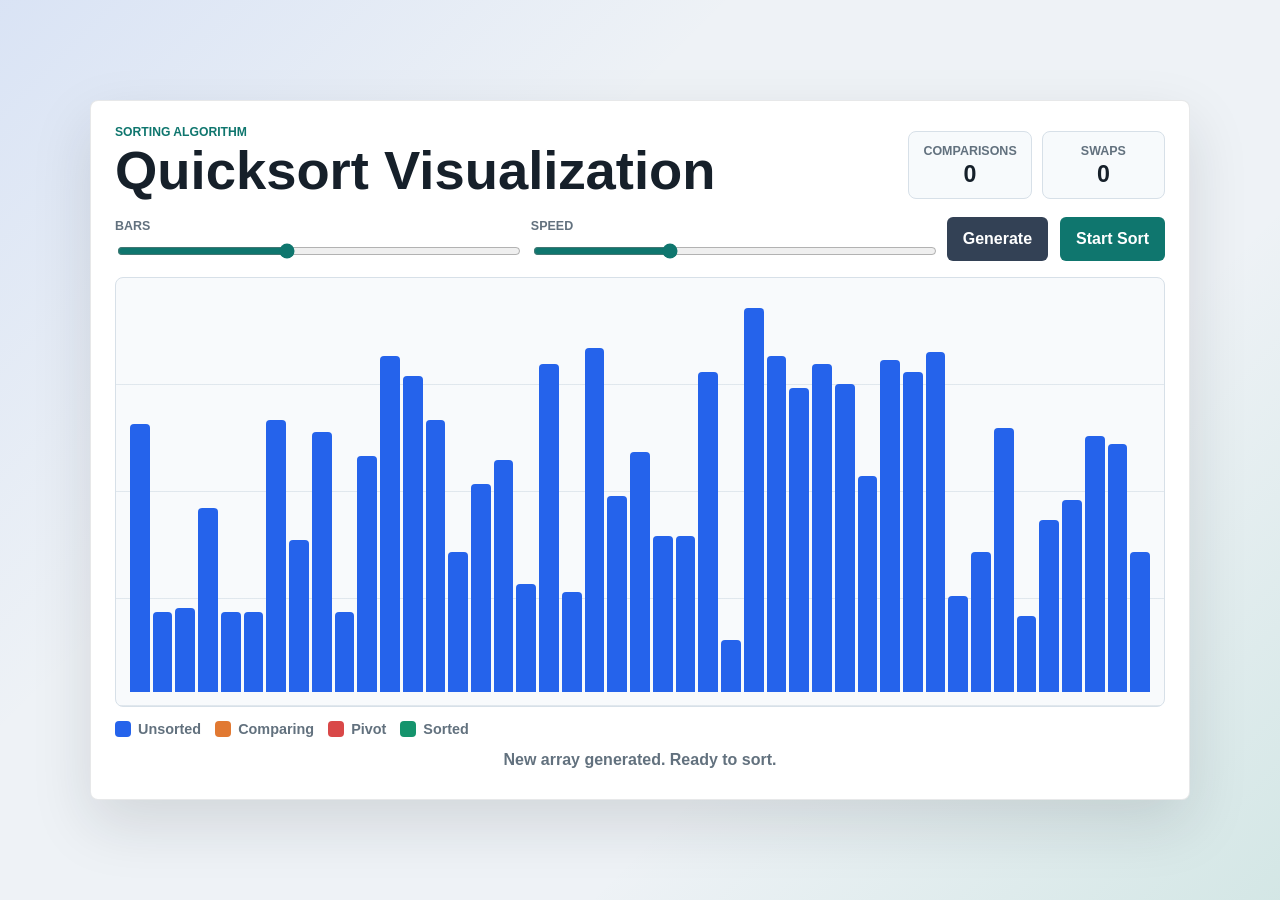
<file: Quicksort_Visualization/index.html>
<!DOCTYPE html>
<html lang="en">
<head>
    <meta charset="UTF-8">
    <meta name="viewport" content="width=device-width, initial-scale=1.0">
    <title>Quicksort Visualization</title>
    <link rel="stylesheet" href="style.css">
</head>
<body>
    <main class="app-shell">
        <section class="visualizer" aria-labelledby="app-title">
            <header class="top-bar">
                <div>
                    <p class="eyebrow">Sorting algorithm</p>
                    <h1 id="app-title">Quicksort Visualization</h1>
                </div>

                <div class="stats" aria-label="Sorting statistics">
                    <article>
                        <span>Comparisons</span>
                        <strong id="comparisons">0</strong>
                    </article>
                    <article>
                        <span>Swaps</span>
                        <strong id="swaps">0</strong>
                    </article>
                </div>
            </header>

            <div class="controls">
                <label>
                    <span>Bars</span>
                    <input id="size-slider" type="range" min="20" max="80" value="45">
                </label>

                <label>
                    <span>Speed</span>
                    <input id="speed-slider" type="range" min="10" max="220" value="80">
                </label>

                <button id="generate-button" type="button">Generate</button>
                <button id="sort-button" type="button">Start Sort</button>
            </div>

            <div id="bars" class="bars" aria-label="Animated sorting bars"></div>

            <div class="legend" aria-label="Color legend">
                <span><i class="bar-key default"></i>Unsorted</span>
                <span><i class="bar-key compare"></i>Comparing</span>
                <span><i class="bar-key pivot"></i>Pivot</span>
                <span><i class="bar-key sorted"></i>Sorted</span>
            </div>

            <p id="status" class="status" role="status" aria-live="polite">Generate an array, then start the quicksort animation.</p>
        </section>
    </main>

    <script src="script.js"></script>
</body>
</html>
</file>
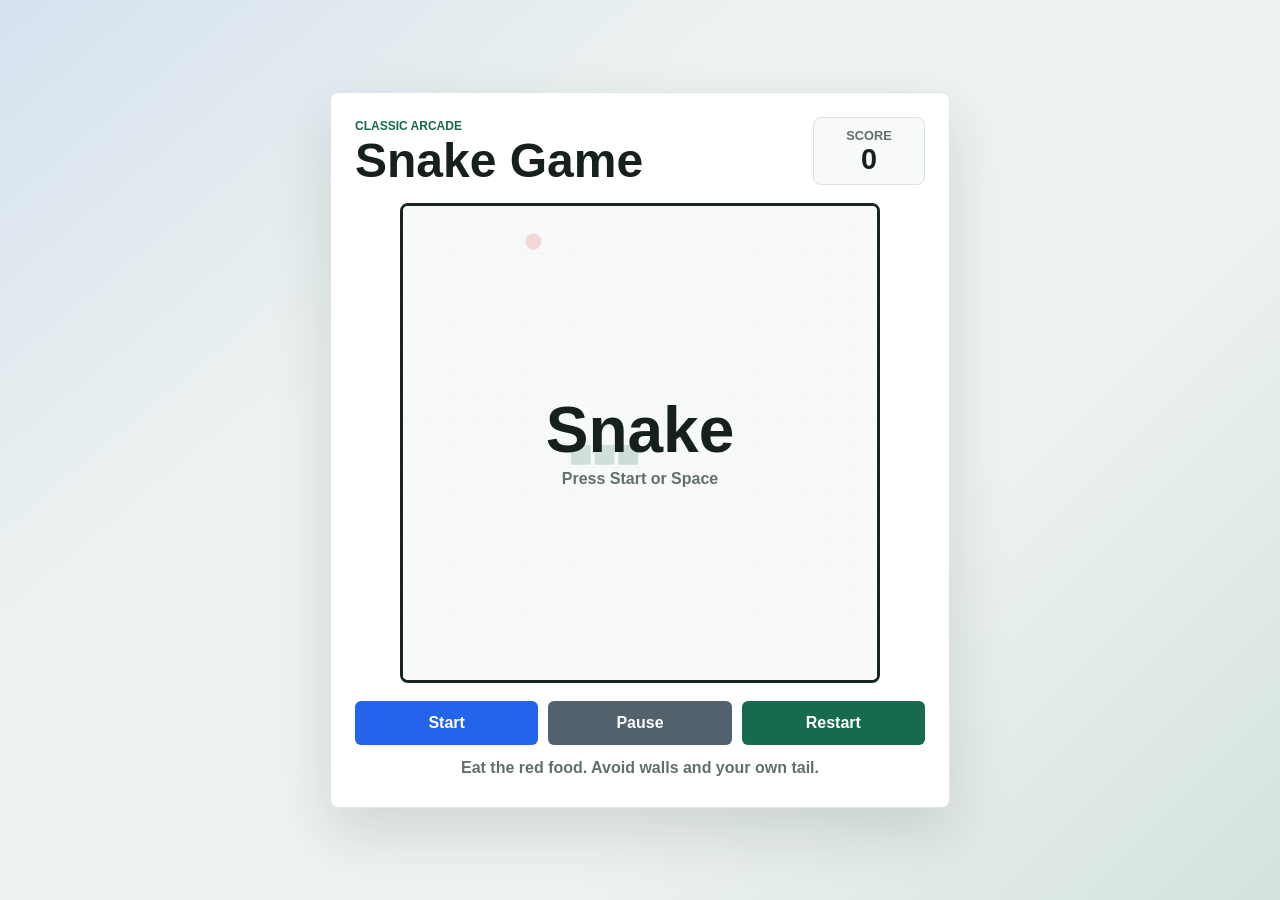
<file: Snake_Game/index.html>
<!DOCTYPE html>
<html lang="en">
<head>
    <meta charset="UTF-8">
    <meta name="viewport" content="width=device-width, initial-scale=1.0">
    <title>Snake Game</title>
    <link rel="stylesheet" href="style.css">
</head>
<body>
    <main class="game-shell">
        <section class="game-panel" aria-labelledby="game-title">
            <header class="top-bar">
                <div>
                    <p class="eyebrow">Classic arcade</p>
                    <h1 id="game-title">Snake Game</h1>
                </div>

                <div class="score-card" aria-label="Current score">
                    <span>Score</span>
                    <strong id="score">0</strong>
                </div>
            </header>

            <div class="canvas-wrap">
                <canvas id="game-board" width="480" height="480" aria-label="Snake game board"></canvas>
                <div id="overlay" class="overlay">
                    <strong>Snake</strong>
                    <span>Press Start or Space</span>
                </div>
            </div>

            <div class="controls">
                <button id="start-button" type="button">Start</button>
                <button id="pause-button" type="button">Pause</button>
                <button id="restart-button" type="button">Restart</button>
            </div>

            <div class="mobile-pad" aria-label="Direction controls">
                <button class="pad-button up" type="button" data-direction="up" aria-label="Move up">U</button>
                <button class="pad-button left" type="button" data-direction="left" aria-label="Move left">L</button>
                <button class="pad-button right" type="button" data-direction="right" aria-label="Move right">R</button>
                <button class="pad-button down" type="button" data-direction="down" aria-label="Move down">D</button>
            </div>

            <p id="status" class="status" role="status" aria-live="polite">Eat the red food. Avoid walls and your own tail.</p>
        </section>
    </main>

    <script src="script.js"></script>
</body>
</html>
</file>
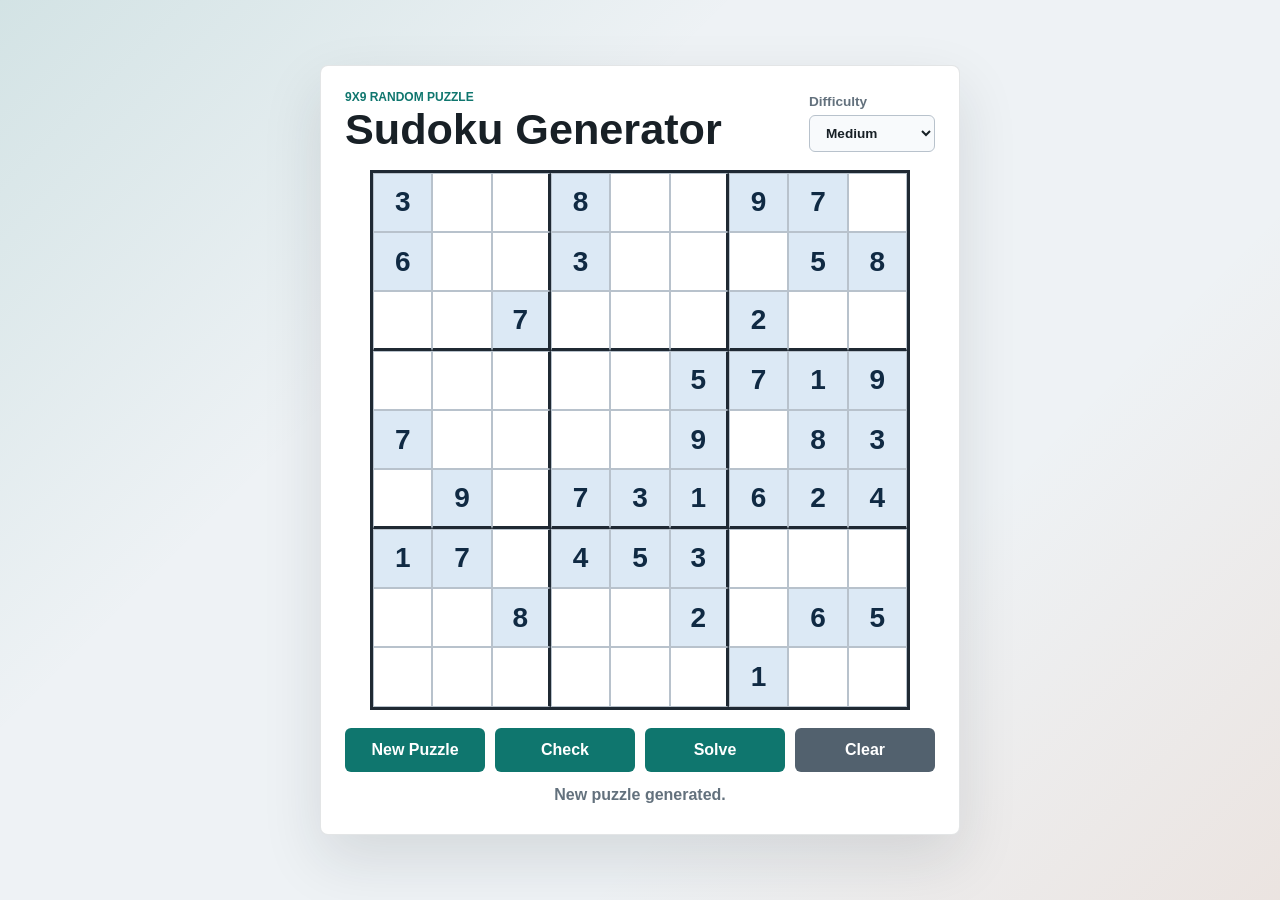
<file: Sudoku_Generator/index.html>
<!DOCTYPE html>
<html lang="en">
<head>
    <meta charset="UTF-8">
    <meta name="viewport" content="width=device-width, initial-scale=1.0">
    <title>Sudoku Puzzle Generator</title>
    <link rel="stylesheet" href="style.css">
</head>
<body>
    <main class="app-shell">
        <section class="sudoku-panel" aria-labelledby="app-title">
            <div class="top-bar">
                <div>
                    <p class="eyebrow">9x9 random puzzle</p>
                    <h1 id="app-title">Sudoku Generator</h1>
                </div>

                <label class="difficulty-control">
                    <span>Difficulty</span>
                    <select id="difficulty">
                        <option value="easy">Easy</option>
                        <option value="medium" selected>Medium</option>
                        <option value="hard">Hard</option>
                    </select>
                </label>
            </div>

            <div id="board" class="sudoku-board" aria-label="Sudoku puzzle grid"></div>

            <div class="actions">
                <button id="new-puzzle" type="button">New Puzzle</button>
                <button id="check-puzzle" type="button">Check</button>
                <button id="solve-puzzle" type="button">Solve</button>
                <button id="clear-puzzle" type="button">Clear</button>
            </div>

            <p id="status" class="status" role="status" aria-live="polite"></p>
        </section>
    </main>

    <script src="script.js"></script>
</body>
</html>
</file>
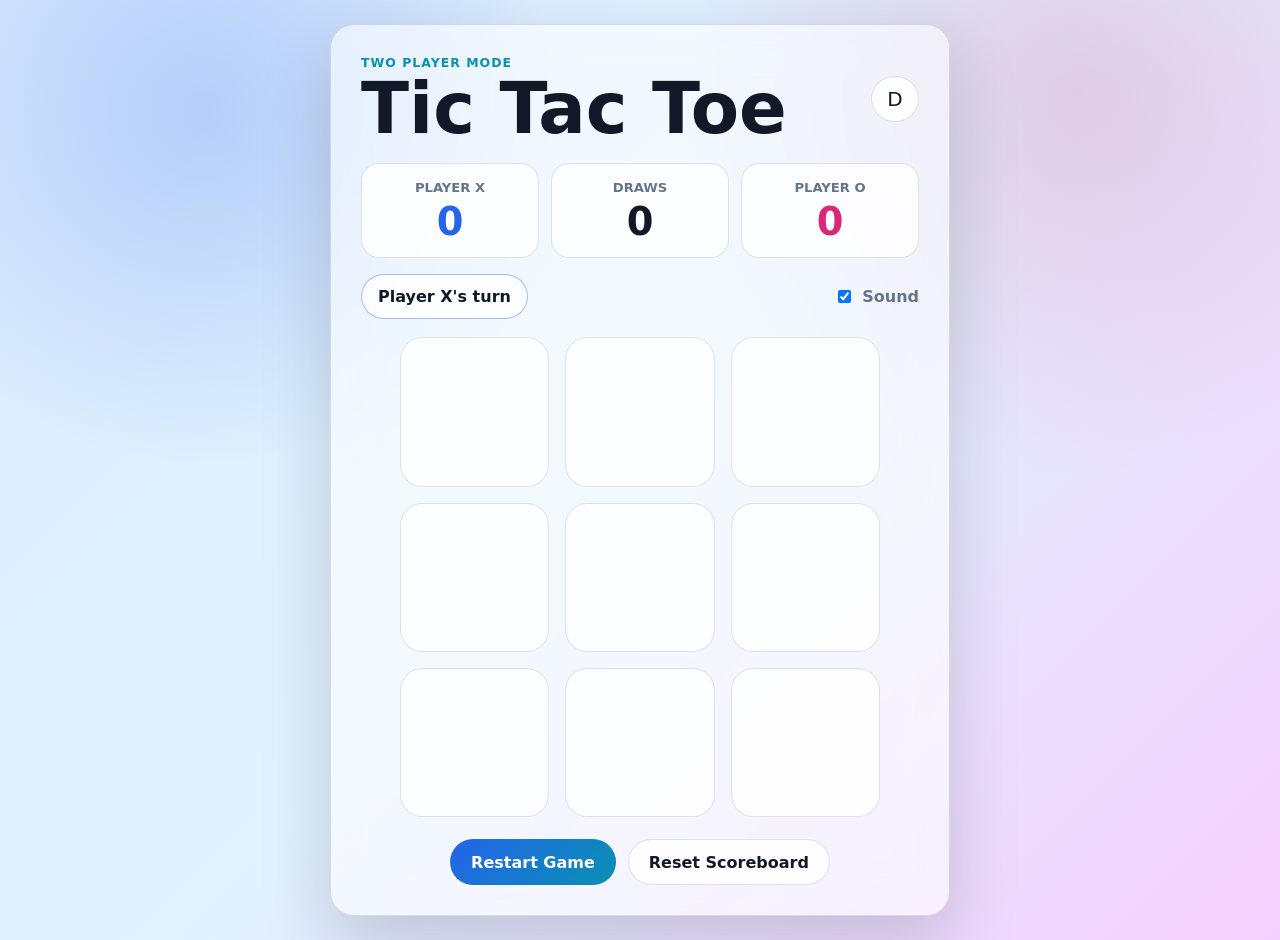
<file: tic tac toe/index.html>
<!DOCTYPE html>
<html lang="en">
<head>
    <meta charset="UTF-8">
    <meta name="viewport" content="width=device-width, initial-scale=1.0">
    <title>Glass Tic Tac Toe</title>
    <link rel="stylesheet" href="style.css">
</head>
<body>
    <main class="app-shell">
        <section class="game-card" aria-labelledby="game-title">
            <header class="hero">
                <div>
                    <p class="eyebrow">Two player mode</p>
                    <h1 id="game-title">Tic Tac Toe</h1>
                </div>

                <button id="themeToggle" class="icon-button" type="button" aria-label="Toggle dark and light mode">
                    <span class="theme-icon">D</span>
                </button>
            </header>

            <section class="scoreboard" aria-label="Scoreboard">
                <article class="score-card x-score">
                    <span>Player X</span>
                    <strong id="scoreX">0</strong>
                </article>
                <article class="score-card draws-score">
                    <span>Draws</span>
                    <strong id="scoreDraw">0</strong>
                </article>
                <article class="score-card o-score">
                    <span>Player O</span>
                    <strong id="scoreO">0</strong>
                </article>
            </section>

            <div class="status-row">
                <p id="turnIndicator" class="turn-indicator" aria-live="polite">Player X's turn</p>
                <label class="sound-toggle">
                    <input id="soundToggle" type="checkbox" checked>
                    <span>Sound</span>
                </label>
            </div>

            <section class="board-wrap" aria-label="Tic Tac Toe board">
                <div id="winningLine" class="winning-line"></div>
                <div id="board" class="board">
                    <button class="cell" type="button" data-index="0" aria-label="Cell 1"></button>
                    <button class="cell" type="button" data-index="1" aria-label="Cell 2"></button>
                    <button class="cell" type="button" data-index="2" aria-label="Cell 3"></button>
                    <button class="cell" type="button" data-index="3" aria-label="Cell 4"></button>
                    <button class="cell" type="button" data-index="4" aria-label="Cell 5"></button>
                    <button class="cell" type="button" data-index="5" aria-label="Cell 6"></button>
                    <button class="cell" type="button" data-index="6" aria-label="Cell 7"></button>
                    <button class="cell" type="button" data-index="7" aria-label="Cell 8"></button>
                    <button class="cell" type="button" data-index="8" aria-label="Cell 9"></button>
                </div>
            </section>

            <footer class="controls">
                <button id="restartButton" class="primary-button" type="button">Restart Game</button>
                <button id="resetScoreButton" class="secondary-button" type="button">Reset Scoreboard</button>
            </footer>
        </section>
    </main>

    <div id="resultModal" class="modal" role="dialog" aria-modal="true" aria-labelledby="modalTitle" aria-hidden="true">
        <div class="modal-card">
            <span id="modalIcon" class="modal-icon">X</span>
            <h2 id="modalTitle">Winner</h2>
            <p id="modalMessage">Player X wins the round.</p>
            <button id="modalRestartButton" class="primary-button" type="button">Play Again</button>
        </div>
    </div>

    <script src="script.js"></script>
</body>
</html>
</file>
<file: Quicksort_Visualization/style.css>
:root {
    color-scheme: light;
    --bg: #eef2f6;
    --panel: #ffffff;
    --ink: #16202a;
    --muted: #62717e;
    --line: #d7e0e8;
    --bar: #2563eb;
    --compare: #e17932;
    --pivot: #d94848;
    --sorted: #15946d;
    --accent: #0f766e;
    --accent-dark: #115e59;
    --shadow: rgba(22, 32, 42, 0.13);
}

* {
    box-sizing: border-box;
}

body {
    min-height: 100vh;
    margin: 0;
    font-family: Arial, Helvetica, sans-serif;
    color: var(--ink);
    background:
        linear-gradient(135deg, rgba(37, 99, 235, 0.1), transparent 34%),
        linear-gradient(315deg, rgba(21, 148, 109, 0.12), transparent 32%),
        var(--bg);
}

button,
input {
    font: inherit;
}

.app-shell {
    min-height: 100vh;
    display: grid;
    place-items: center;
    padding: 24px;
}

.visualizer {
    width: min(100%, 1100px);
    padding: 24px;
    background: var(--panel);
    border: 1px solid rgba(22, 32, 42, 0.1);
    border-radius: 8px;
    box-shadow: 0 24px 60px var(--shadow);
}

.top-bar {
    display: flex;
    align-items: end;
    justify-content: space-between;
    gap: 18px;
    margin-bottom: 18px;
}

.eyebrow {
    margin: 0 0 5px;
    color: var(--accent);
    font-size: 0.76rem;
    font-weight: 800;
    letter-spacing: 0;
    text-transform: uppercase;
}

h1 {
    margin: 0;
    font-size: clamp(2rem, 6vw, 3.4rem);
    line-height: 1;
}

.stats {
    display: grid;
    grid-template-columns: repeat(2, minmax(110px, 1fr));
    gap: 10px;
}

.stats article {
    padding: 12px 14px;
    background: #f7fafc;
    border: 1px solid var(--line);
    border-radius: 8px;
    text-align: center;
}

.stats span,
.controls span {
    display: block;
    color: var(--muted);
    font-size: 0.78rem;
    font-weight: 800;
    text-transform: uppercase;
}

.stats strong {
    display: block;
    margin-top: 5px;
    font-size: 1.45rem;
    line-height: 1;
}

.controls {
    display: grid;
    grid-template-columns: minmax(150px, 1fr) minmax(150px, 1fr) auto auto;
    align-items: end;
    gap: 12px;
    margin-bottom: 16px;
}

.controls label {
    display: grid;
    gap: 8px;
}

input[type="range"] {
    width: 100%;
    accent-color: var(--accent);
}

button {
    min-height: 44px;
    padding: 10px 16px;
    color: #ffffff;
    background: var(--accent);
    border: 0;
    border-radius: 6px;
    font-weight: 800;
    cursor: pointer;
}

button:hover {
    background: var(--accent-dark);
}

button:disabled {
    background: #9aa7b2;
    cursor: not-allowed;
}

button:focus-visible,
input:focus-visible {
    outline: 3px solid #f4c430;
    outline-offset: 2px;
}

#generate-button {
    background: #334155;
}

#generate-button:hover {
    background: #1f2937;
}

.bars {
    height: min(58vh, 430px);
    min-height: 300px;
    display: flex;
    align-items: end;
    gap: 3px;
    padding: 14px;
    background:
        linear-gradient(to top, rgba(215, 224, 232, 0.72) 1px, transparent 1px) 0 0 / 100% 25%,
        #f8fafc;
    border: 1px solid var(--line);
    border-radius: 8px;
    overflow: hidden;
}

.bar {
    flex: 1 1 0;
    min-width: 3px;
    background: var(--bar);
    border-radius: 4px 4px 0 0;
    transition:
        height 120ms ease,
        background-color 120ms ease,
        transform 120ms ease;
}

.bar.compare {
    background: var(--compare);
    transform: translateY(-6px);
}

.bar.pivot {
    background: var(--pivot);
}

.bar.sorted {
    background: var(--sorted);
}

.legend {
    display: flex;
    flex-wrap: wrap;
    gap: 14px;
    margin-top: 14px;
    color: var(--muted);
    font-size: 0.9rem;
    font-weight: 700;
}

.legend span {
    display: inline-flex;
    align-items: center;
    gap: 7px;
}

.bar-key {
    width: 16px;
    height: 16px;
    display: inline-block;
    border-radius: 4px;
}

.bar-key.default {
    background: var(--bar);
}

.bar-key.compare {
    background: var(--compare);
}

.bar-key.pivot {
    background: var(--pivot);
}

.bar-key.sorted {
    background: var(--sorted);
}

.status {
    min-height: 24px;
    margin: 14px 0 0;
    color: var(--muted);
    text-align: center;
    font-weight: 800;
}

.status.success {
    color: var(--sorted);
}

@media (max-width: 760px) {
    .top-bar {
        align-items: stretch;
        flex-direction: column;
    }

    .controls {
        grid-template-columns: 1fr 1fr;
    }
}

@media (max-width: 520px) {
    .app-shell {
        padding: 12px;
    }

    .visualizer {
        padding: 16px;
    }

    .stats,
    .controls {
        grid-template-columns: 1fr;
    }

    .bars {
        min-height: 260px;
        padding: 10px;
        gap: 2px;
    }
}
</file>
<file: Snake_Game/style.css>
:root {
    color-scheme: light;
    --bg: #eef3f0;
    --panel: #ffffff;
    --ink: #16211d;
    --muted: #61706a;
    --grid: #d8e3de;
    --board: #f8fbf9;
    --snake: #176b4d;
    --snake-head: #0f5138;
    --food: #d93535;
    --accent: #2563eb;
    --accent-dark: #1d4ed8;
    --shadow: rgba(22, 33, 29, 0.14);
}

* {
    box-sizing: border-box;
}

body {
    min-height: 100vh;
    margin: 0;
    font-family: Arial, Helvetica, sans-serif;
    color: var(--ink);
    background:
        linear-gradient(140deg, rgba(37, 99, 235, 0.12), transparent 34%),
        linear-gradient(315deg, rgba(23, 107, 77, 0.12), transparent 34%),
        var(--bg);
}

button {
    font: inherit;
}

.game-shell {
    min-height: 100vh;
    display: grid;
    place-items: center;
    padding: 24px;
}

.game-panel {
    width: min(100%, 620px);
    padding: 24px;
    background: var(--panel);
    border: 1px solid rgba(22, 33, 29, 0.12);
    border-radius: 8px;
    box-shadow: 0 24px 60px var(--shadow);
}

.top-bar {
    display: flex;
    align-items: end;
    justify-content: space-between;
    gap: 16px;
    margin-bottom: 18px;
}

.eyebrow {
    margin: 0 0 4px;
    color: var(--snake);
    font-size: 0.75rem;
    font-weight: 700;
    letter-spacing: 0;
    text-transform: uppercase;
}

h1 {
    margin: 0;
    font-size: clamp(1.9rem, 6vw, 3rem);
    line-height: 1;
}

.score-card {
    min-width: 112px;
    padding: 10px 14px;
    border: 1px solid var(--grid);
    border-radius: 8px;
    background: #f8faf9;
    text-align: center;
}

.score-card span {
    display: block;
    color: var(--muted);
    font-size: 0.8rem;
    font-weight: 700;
    text-transform: uppercase;
}

.score-card strong {
    display: block;
    margin-top: 2px;
    font-size: 1.8rem;
    line-height: 1;
}

.canvas-wrap {
    position: relative;
    width: min(100%, 480px);
    aspect-ratio: 1;
    margin: 0 auto;
    border: 3px solid #18251f;
    border-radius: 8px;
    overflow: hidden;
    background: var(--board);
}

canvas {
    display: block;
    width: 100%;
    height: 100%;
}

.overlay {
    position: absolute;
    inset: 0;
    display: grid;
    place-content: center;
    gap: 8px;
    background: rgba(248, 251, 249, 0.82);
    text-align: center;
}

.overlay.hidden {
    display: none;
}

.overlay strong {
    font-size: clamp(2rem, 9vw, 4rem);
    line-height: 1;
}

.overlay span {
    color: var(--muted);
    font-weight: 700;
}

.controls {
    display: grid;
    grid-template-columns: repeat(3, 1fr);
    gap: 10px;
    margin-top: 18px;
}

button {
    min-height: 44px;
    padding: 10px 14px;
    border: 0;
    border-radius: 6px;
    color: #ffffff;
    background: var(--accent);
    font-weight: 700;
    cursor: pointer;
}

button:hover {
    background: var(--accent-dark);
}

button:focus-visible {
    outline: 3px solid #f4c430;
    outline-offset: 2px;
}

#pause-button {
    background: #53616d;
}

#pause-button:hover {
    background: #404b55;
}

#restart-button {
    background: var(--snake);
}

#restart-button:hover {
    background: var(--snake-head);
}

.mobile-pad {
    display: none;
    grid-template-columns: repeat(3, 54px);
    grid-template-rows: repeat(3, 44px);
    justify-content: center;
    gap: 8px;
    margin-top: 16px;
}

.pad-button {
    min-height: 44px;
    padding: 0;
    background: #334155;
    font-size: 1.2rem;
}

.pad-button.up {
    grid-column: 2;
}

.pad-button.left {
    grid-column: 1;
    grid-row: 2;
}

.pad-button.right {
    grid-column: 3;
    grid-row: 2;
}

.pad-button.down {
    grid-column: 2;
    grid-row: 3;
}

.status {
    min-height: 24px;
    margin: 14px 0 0;
    color: var(--muted);
    text-align: center;
    font-weight: 700;
}

.status.danger {
    color: #b42318;
}

.status.success {
    color: var(--snake);
}

@media (max-width: 560px) {
    .game-shell {
        padding: 12px;
    }

    .game-panel {
        padding: 16px;
    }

    .top-bar {
        align-items: stretch;
        flex-direction: column;
    }

    .score-card {
        align-self: start;
    }

    .controls {
        grid-template-columns: 1fr;
    }

    .mobile-pad {
        display: grid;
    }
}
</file>
<file: Sudoku_Generator/style.css>
:root {
    color-scheme: light;
    --bg: #eef2f5;
    --panel: #ffffff;
    --ink: #182026;
    --muted: #63717d;
    --line: #b8c2cc;
    --line-bold: #1f2933;
    --given: #dce9f5;
    --given-ink: #102a43;
    --accent: #0f766e;
    --accent-dark: #115e59;
    --warn: #b42318;
    --ok: #157f3b;
    --focus: #f2c94c;
}

* {
    box-sizing: border-box;
}

body {
    min-height: 100vh;
    margin: 0;
    font-family: Arial, Helvetica, sans-serif;
    color: var(--ink);
    background:
        linear-gradient(135deg, rgba(15, 118, 110, 0.12), transparent 34%),
        linear-gradient(315deg, rgba(209, 103, 43, 0.1), transparent 32%),
        var(--bg);
}

button,
select,
input {
    font: inherit;
}

.app-shell {
    min-height: 100vh;
    display: grid;
    place-items: center;
    padding: 24px;
}

.sudoku-panel {
    width: min(100%, 640px);
    padding: 24px;
    background: var(--panel);
    border: 1px solid rgba(31, 41, 51, 0.12);
    border-radius: 8px;
    box-shadow: 0 24px 60px rgba(24, 32, 38, 0.12);
}

.top-bar {
    display: flex;
    align-items: end;
    justify-content: space-between;
    gap: 16px;
    margin-bottom: 18px;
}

.eyebrow {
    margin: 0 0 4px;
    color: var(--accent);
    font-size: 0.75rem;
    font-weight: 700;
    letter-spacing: 0;
    text-transform: uppercase;
}

h1 {
    margin: 0;
    font-size: clamp(1.75rem, 5vw, 2.7rem);
    line-height: 1;
}

.difficulty-control {
    display: grid;
    gap: 6px;
    color: var(--muted);
    font-size: 0.85rem;
    font-weight: 700;
}

select {
    min-width: 126px;
    padding: 9px 34px 9px 12px;
    color: var(--ink);
    background: #f8fafc;
    border: 1px solid var(--line);
    border-radius: 6px;
}

.sudoku-board {
    display: grid;
    grid-template-columns: repeat(9, 1fr);
    width: min(100%, 540px);
    aspect-ratio: 1;
    margin: 0 auto;
    background: var(--line-bold);
    border: 3px solid var(--line-bold);
}

.cell {
    width: 100%;
    min-width: 0;
    aspect-ratio: 1;
    border: 1px solid var(--line);
    background: #ffffff;
    color: var(--ink);
    text-align: center;
    font-size: clamp(1.05rem, 4.8vw, 1.75rem);
    font-weight: 700;
    caret-color: var(--accent);
    outline: none;
}

.cell:nth-child(3n) {
    border-right: 3px solid var(--line-bold);
}

.cell:nth-child(9n) {
    border-right: 1px solid var(--line);
}

.cell:nth-child(n + 19):nth-child(-n + 27),
.cell:nth-child(n + 46):nth-child(-n + 54) {
    border-bottom: 3px solid var(--line-bold);
}

.cell.given {
    background: var(--given);
    color: var(--given-ink);
}

.cell:focus {
    background: #fff7d6;
    box-shadow: inset 0 0 0 3px var(--focus);
}

.cell.invalid {
    background: #ffe7e4;
    color: var(--warn);
}

.cell.correct {
    background: #e4f7ea;
}

.actions {
    display: grid;
    grid-template-columns: repeat(4, 1fr);
    gap: 10px;
    margin-top: 18px;
}

button {
    min-height: 44px;
    padding: 10px 12px;
    border: 0;
    border-radius: 6px;
    color: #ffffff;
    background: var(--accent);
    font-weight: 700;
    cursor: pointer;
}

button:hover {
    background: var(--accent-dark);
}

button:focus-visible,
select:focus-visible {
    outline: 3px solid var(--focus);
    outline-offset: 2px;
}

#clear-puzzle {
    background: #52616e;
}

#clear-puzzle:hover {
    background: #3f4b55;
}

.status {
    min-height: 24px;
    margin: 14px 0 0;
    color: var(--muted);
    text-align: center;
    font-weight: 700;
}

.status.success {
    color: var(--ok);
}

.status.error {
    color: var(--warn);
}

@media (max-width: 560px) {
    .app-shell {
        padding: 12px;
    }

    .sudoku-panel {
        padding: 16px;
    }

    .top-bar {
        align-items: stretch;
        flex-direction: column;
    }

    .actions {
        grid-template-columns: repeat(2, 1fr);
    }
}
</file>
<file: tic tac toe/style.css>
:root {
    color-scheme: light;
    --bg-start: #dbeafe;
    --bg-mid: #e0f2fe;
    --bg-end: #f5d0fe;
    --glass: rgba(255, 255, 255, 0.58);
    --glass-strong: rgba(255, 255, 255, 0.82);
    --text: #111827;
    --muted: #64748b;
    --line: rgba(15, 23, 42, 0.12);
    --x-color: #2563eb;
    --o-color: #db2777;
    --accent: #0891b2;
    --win: #059669;
    --shadow: 0 28px 70px rgba(15, 23, 42, 0.18);
}

body.dark {
    color-scheme: dark;
    --bg-start: #020617;
    --bg-mid: #111827;
    --bg-end: #312e81;
    --glass: rgba(15, 23, 42, 0.66);
    --glass-strong: rgba(15, 23, 42, 0.88);
    --text: #e5edf7;
    --muted: #94a3b8;
    --line: rgba(226, 232, 240, 0.14);
    --shadow: 0 30px 80px rgba(0, 0, 0, 0.38);
}

* {
    box-sizing: border-box;
}

body {
    min-height: 100vh;
    margin: 0;
    color: var(--text);
    background:
        radial-gradient(circle at 16% 12%, rgba(37, 99, 235, 0.22), transparent 26%),
        radial-gradient(circle at 84% 10%, rgba(219, 39, 119, 0.18), transparent 28%),
        linear-gradient(135deg, var(--bg-start), var(--bg-mid), var(--bg-end));
    font-family: Inter, ui-sans-serif, system-ui, -apple-system, BlinkMacSystemFont, "Segoe UI", sans-serif;
    transition: background 0.35s ease, color 0.35s ease;
}

button,
input {
    font: inherit;
}

button {
    cursor: pointer;
}

.app-shell {
    display: grid;
    min-height: 100vh;
    place-items: center;
    padding: 24px;
}

.game-card {
    width: min(100%, 620px);
    padding: clamp(18px, 4vw, 30px);
    background: var(--glass);
    border: 1px solid var(--line);
    border-radius: 24px;
    box-shadow: var(--shadow);
    backdrop-filter: blur(22px);
    animation: floatIn 0.6s ease both;
}

.hero,
.scoreboard,
.status-row,
.controls {
    display: flex;
    align-items: center;
}

.hero {
    justify-content: space-between;
    gap: 16px;
    margin-bottom: 20px;
}

.eyebrow {
    margin: 0 0 6px;
    color: var(--accent);
    font-size: 0.78rem;
    font-weight: 800;
    letter-spacing: 0.08em;
    text-transform: uppercase;
}

h1,
h2,
p {
    margin: 0;
}

h1 {
    font-size: clamp(2.2rem, 9vw, 4.4rem);
    line-height: 0.95;
}

.icon-button,
.primary-button,
.secondary-button {
    min-height: 46px;
    border: 1px solid var(--line);
    border-radius: 999px;
    transition: transform 0.2s ease, box-shadow 0.2s ease, background 0.2s ease;
}

.icon-button {
    display: grid;
    width: 48px;
    place-items: center;
    color: var(--text);
    background: var(--glass-strong);
}

.theme-icon {
    font-size: 1.25rem;
    line-height: 1;
}

.scoreboard {
    display: grid;
    grid-template-columns: repeat(3, 1fr);
    gap: 12px;
    margin-bottom: 16px;
}

.score-card {
    padding: 16px;
    background: var(--glass-strong);
    border: 1px solid var(--line);
    border-radius: 18px;
    text-align: center;
    transition: transform 0.2s ease, box-shadow 0.2s ease;
}

.score-card:hover,
.cell:hover,
.icon-button:hover,
.primary-button:hover,
.secondary-button:hover {
    transform: translateY(-3px);
    box-shadow: 0 16px 32px rgba(15, 23, 42, 0.18);
}

.score-card span {
    display: block;
    color: var(--muted);
    font-size: 0.82rem;
    font-weight: 800;
    text-transform: uppercase;
}

.score-card strong {
    display: block;
    margin-top: 8px;
    font-size: clamp(1.55rem, 5vw, 2.4rem);
    line-height: 1;
}

.x-score strong {
    color: var(--x-color);
}

.o-score strong {
    color: var(--o-color);
}

.status-row {
    justify-content: space-between;
    gap: 14px;
    margin-bottom: 18px;
}

.turn-indicator {
    padding: 12px 16px;
    color: var(--text);
    background: var(--glass-strong);
    border: 1px solid var(--line);
    border-radius: 999px;
    font-weight: 800;
}

.sound-toggle {
    display: inline-flex;
    align-items: center;
    gap: 8px;
    color: var(--muted);
    font-weight: 800;
}

.board-wrap {
    position: relative;
    width: min(100%, 480px);
    margin: 0 auto;
}

.board {
    display: grid;
    grid-template-columns: repeat(3, 1fr);
    gap: clamp(10px, 2.6vw, 16px);
    aspect-ratio: 1;
}

.cell {
    position: relative;
    display: grid;
    place-items: center;
    width: 100%;
    aspect-ratio: 1;
    color: var(--text);
    background: var(--glass-strong);
    border: 1px solid var(--line);
    border-radius: 22px;
    box-shadow: inset 0 1px 0 rgba(255, 255, 255, 0.28);
    font-size: clamp(2.8rem, 15vw, 6rem);
    font-weight: 900;
    line-height: 1;
    transition: transform 0.2s ease, box-shadow 0.2s ease, border-color 0.2s ease;
}

.cell:hover {
    border-color: rgba(8, 145, 178, 0.42);
    box-shadow: 0 0 26px rgba(8, 145, 178, 0.22);
}

.cell.x {
    color: var(--x-color);
    text-shadow: 0 0 24px rgba(37, 99, 235, 0.22);
}

.cell.o {
    color: var(--o-color);
    text-shadow: 0 0 24px rgba(219, 39, 119, 0.22);
}

.cell.played {
    animation: popMark 0.25s ease both;
}

.cell.winner {
    color: #ffffff;
    background: linear-gradient(135deg, var(--win), #14b8a6);
    animation: winPulse 0.8s ease-in-out infinite alternate;
}

.winning-line {
    position: absolute;
    z-index: 3;
    left: 50%;
    top: 50%;
    width: 0;
    height: 8px;
    pointer-events: none;
    background: linear-gradient(90deg, var(--x-color), var(--o-color));
    border-radius: 999px;
    box-shadow: 0 0 22px rgba(37, 99, 235, 0.42);
    opacity: 0;
    transform-origin: center;
    transition: width 0.45s ease, opacity 0.2s ease;
}

.winning-line.show {
    opacity: 1;
}

.controls {
    justify-content: center;
    gap: 12px;
    margin-top: 22px;
    flex-wrap: wrap;
}

.primary-button,
.secondary-button {
    padding: 0 20px;
    font-weight: 800;
}

.primary-button {
    color: #ffffff;
    background: linear-gradient(135deg, var(--x-color), var(--accent));
    border-color: transparent;
}

.secondary-button {
    color: var(--text);
    background: var(--glass-strong);
}

.modal {
    position: fixed;
    inset: 0;
    z-index: 10;
    display: grid;
    place-items: center;
    padding: 20px;
    background: rgba(15, 23, 42, 0.52);
    opacity: 0;
    visibility: hidden;
    transition: opacity 0.25s ease, visibility 0.25s ease;
}

.modal.show {
    opacity: 1;
    visibility: visible;
}

.modal-card {
    width: min(100%, 380px);
    padding: 28px;
    color: var(--text);
    background: var(--glass-strong);
    border: 1px solid var(--line);
    border-radius: 24px;
    box-shadow: var(--shadow);
    text-align: center;
    backdrop-filter: blur(22px);
    transform: scale(0.92);
    transition: transform 0.25s ease;
}

.modal.show .modal-card {
    transform: scale(1);
}

.modal-icon {
    display: grid;
    width: 64px;
    height: 64px;
    place-items: center;
    margin: 0 auto 12px;
    color: #ffffff;
    background: linear-gradient(135deg, var(--x-color), var(--o-color));
    border-radius: 50%;
    font-size: 2rem;
}

.modal-card h2 {
    font-size: 1.8rem;
}

.modal-card p {
    margin: 8px 0 20px;
    color: var(--muted);
}

@keyframes floatIn {
    from {
        opacity: 0;
        transform: translateY(18px) scale(0.98);
    }
    to {
        opacity: 1;
        transform: translateY(0) scale(1);
    }
}

@keyframes popMark {
    0% {
        transform: scale(0.75);
    }
    70% {
        transform: scale(1.08);
    }
    100% {
        transform: scale(1);
    }
}

@keyframes winPulse {
    from {
        box-shadow: 0 0 18px rgba(5, 150, 105, 0.22);
    }
    to {
        box-shadow: 0 0 32px rgba(5, 150, 105, 0.52);
    }
}

@media (max-width: 620px) {
    .app-shell {
        padding: 14px;
    }

    .game-card {
        border-radius: 20px;
    }

    .scoreboard {
        gap: 8px;
    }

    .score-card {
        padding: 12px 8px;
    }

    .score-card span {
        font-size: 0.7rem;
    }

    .status-row {
        align-items: stretch;
        flex-direction: column;
    }

    .turn-indicator {
        text-align: center;
    }

    .sound-toggle {
        justify-content: center;
    }
}

@media (max-width: 420px) {
    .hero {
        align-items: flex-start;
    }

    .cell {
        border-radius: 16px;
    }

    .controls {
        align-items: stretch;
        flex-direction: column;
    }
}
</file>
